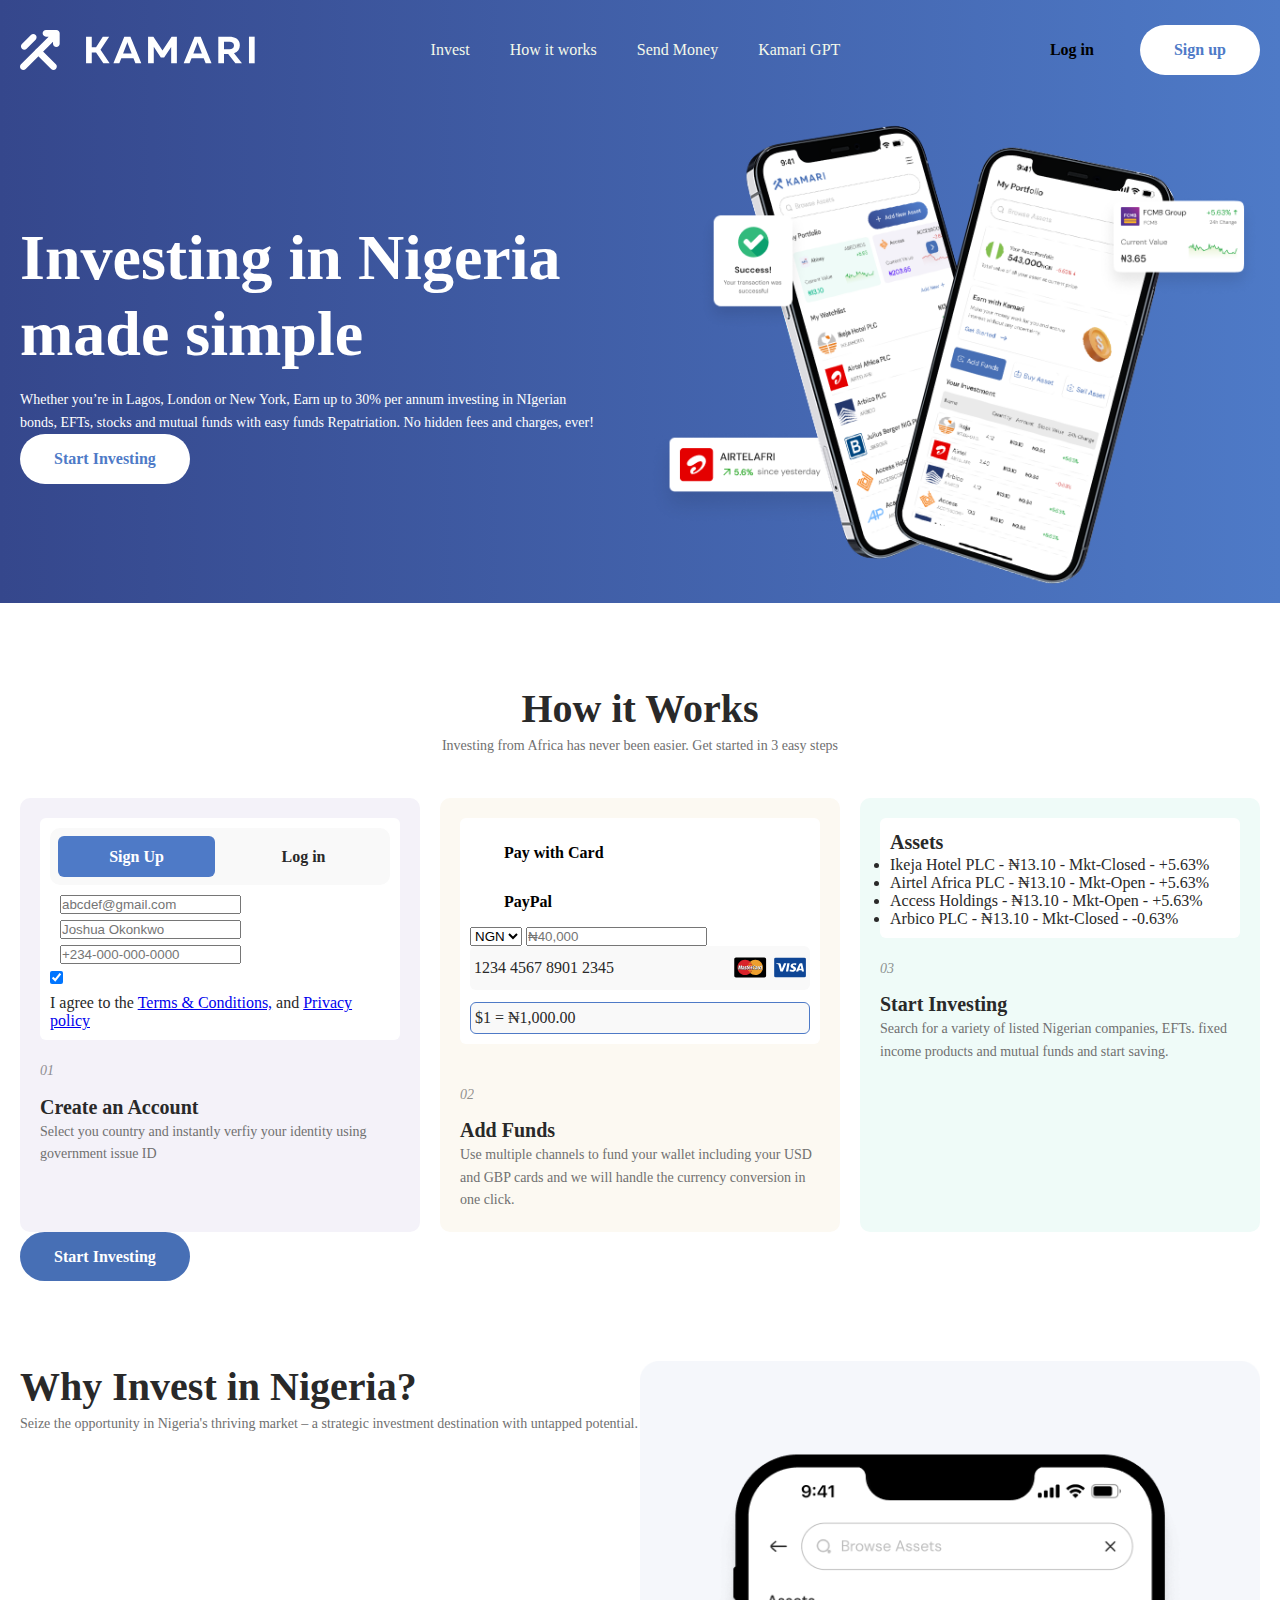
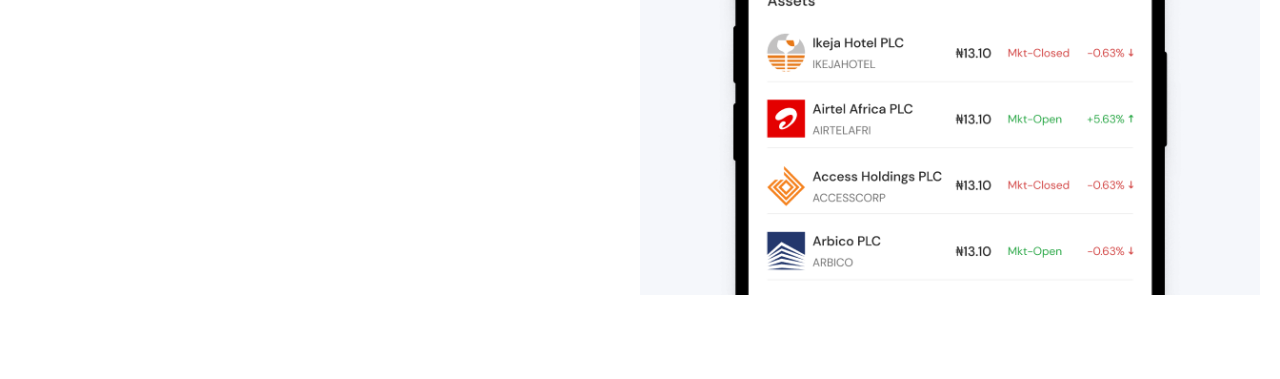
<file: index.html>
<!DOCTYPE html>
<html lang="en">
  <head>
    <meta charset="UTF-8" />
    <meta name="viewport" content="width=device-width, initial-scale=1.0" />
    <title>Kamari</title>
    <link rel="stylesheet" href="style.css" />
  </head>
  <body>
    <!-- banner -->
    <header>
      <section class="header_content">
        <div class="container">
          <nav class="navbar">
            <img src="assets/logo_top.svg" alt="kamari" />
            <ul class="navbar_links">
              <li><a href="#">Invest</a></li>
              <li><a href="#">How it works</a></li>
              <li><a href="#">Send Money</a></li>
              <li><a href="#">Kamari GPT</a></li>
            </ul>
            <div class="navbar_actions">
              <button class="ghost">Log in</button>
              <button class="neutral">Sign up</button>
            </div>
          </nav>
          <div class="content_bottom">
            <div class="bottomleft">
              <h1>
                Investing in Nigeria <br />
                made simple
              </h1>
              <p>
                Whether you’re in Lagos, London or New York, Earn up to 30% per
                annum investing in NIgerian bonds, EFTs, stocks and mutual funds
                with easy funds Repatriation. No hidden fees and charges, ever!
              </p>
              <button class="neutral">Start Investing</button>
            </div>
            <div class="bottomright">
              <img src="assets/phones.png" alt="" />
            </div>
          </div>
        </div>
      </section>
    </header>

    <!-- How it works -->
    <div class="container">
      <div class="work">
        <div class="work_header">
          <h2>How it Works</h2>
          <p>
            Investing from Africa has never been easier. Get started in 3 easy
            steps
          </p>
        </div>
        <div class="work_body">
          <div class="work_account">
            <div class="work_input">
              <div class="workbtns">
                <button class="btn" id="sign-up">Sign Up</button>
                <button class="btns" id="log-in">Log in</button>
              </div>
              <div class="input_group">
                <i></i><input type="email" placeholder="abcdef@gmail.com" />
              </div>
              <div class="input_group">
                <i></i><input type="text" placeholder="Joshua Okonkwo" />
              </div>
              <div class="input_group">
                <i></i><input type="tel" placeholder="+234-000-000-0000" />
              </div>
              <div class="checkbox">
                <label>
                  <input type="checkbox" checked />
                </label>
              </div>
              I agree to the <a href="#">Terms & Conditions,</a> and
              <a href="#">Privacy policy</a>
            </div>
            <div class="work_details">
              <h5>01</h5>
              <h3>Create an Account</h3>
              <p>
                Select you country and instantly verfiy your identity using
                government issue ID
              </p>
            </div>
          </div>
          <div class="work_fund">
            <div class="work_input">
              <div class="cardbtn">
                <button class="btn" id="pay-with-card">Pay with Card</button>
                <button class="btn" id="paypal">PayPal</button>
              </div>
              <select>
                <option value="NGN">NGN</option>
              </select>
              <input type="text" placeholder="₦40,000" />

              <div class="card-number">
                1234 4567 8901 2345 <img src="assets/cards.svg" alt="" />
              </div>
              <div class="exchange-box">
                <span> $1 = ₦1,000.00</span>
              </div>
            </div>
            <div class="work_details">
              <h5>02</h5>
              <h3>Add Funds</h3>
              <p>
                Use multiple channels to fund your wallet including your USD and
                GBP cards and we will handle the currency conversion in one
                click.
              </p>
            </div>
          </div>
          <div class="work_investing">
            <div class="work_input">
              <h3>Assets</h3>
              <ul>
                <li>Ikeja Hotel PLC - ₦13.10 - Mkt-Closed - +5.63%</li>
                <li>Airtel Africa PLC - ₦13.10 - Mkt-Open - +5.63%</li>
                <li>Access Holdings - ₦13.10 - Mkt-Open - +5.63%</li>
                <li>Arbico PLC - ₦13.10 - Mkt-Closed - -0.63%</li>
              </ul>
            </div>
            <div class="work_details">
              <h5>03</h5>
              <h3>Start Investing</h3>
              <p>
                Search for a variety of listed Nigerian companies, EFTs. fixed
                income products and mutual funds and start saving.
              </p>
            </div>
          </div>
        </div>
        <button class="primary">Start Investing</button>
      </div>
    </div>

    <!-- Invest Nigeria  -->
    <div class="container">
      <div class="invest">
        <div class="invest_left">
          <h2>Why Invest in Nigeria?</h2>
          <p>
            Seize the opportunity in Nigeria's thriving market – a strategic
            investment destination with untapped potential.
          </p>
        </div>
        <div class="invest_right">
          <img src="assets/phone_assets.png" alt="" />
        </div>
      </div>
    </div>

    <!-- Build portfolio -->
    <div class="container"></div>
  </body>
</html>
</file>
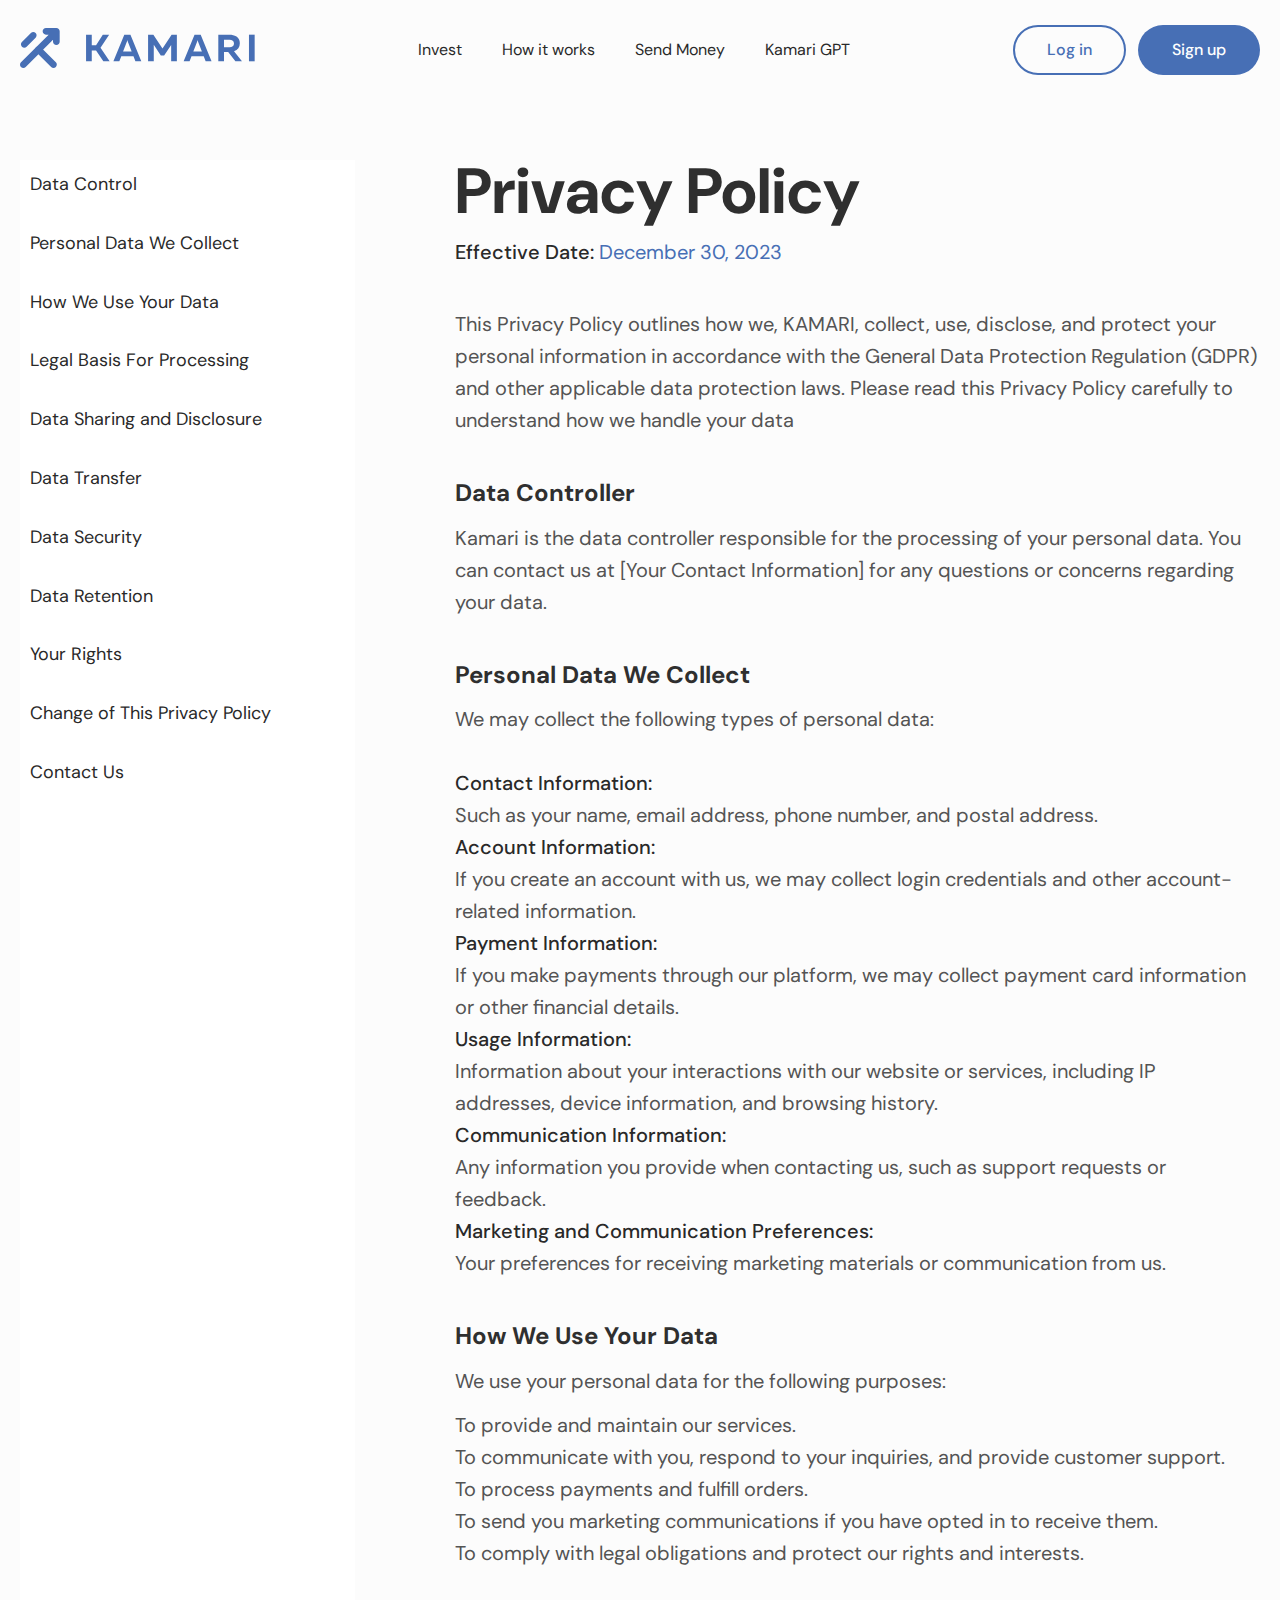
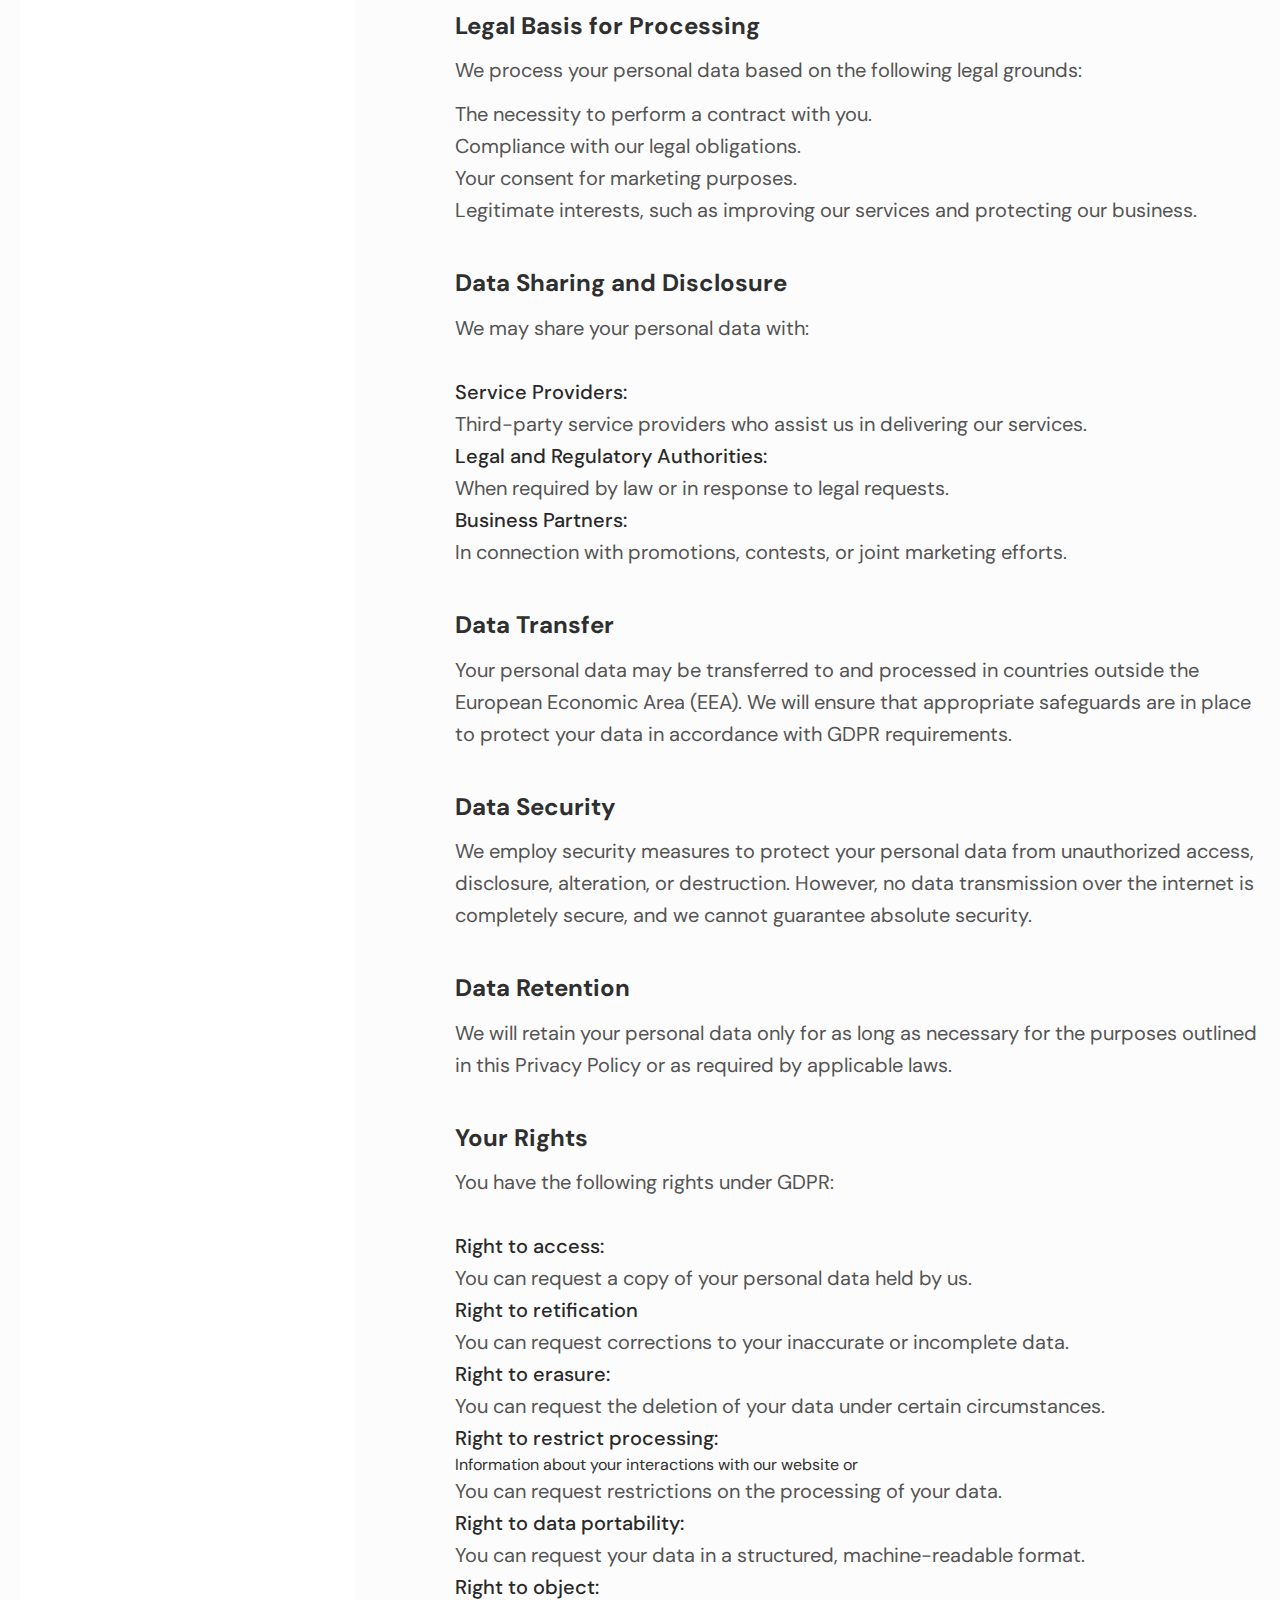
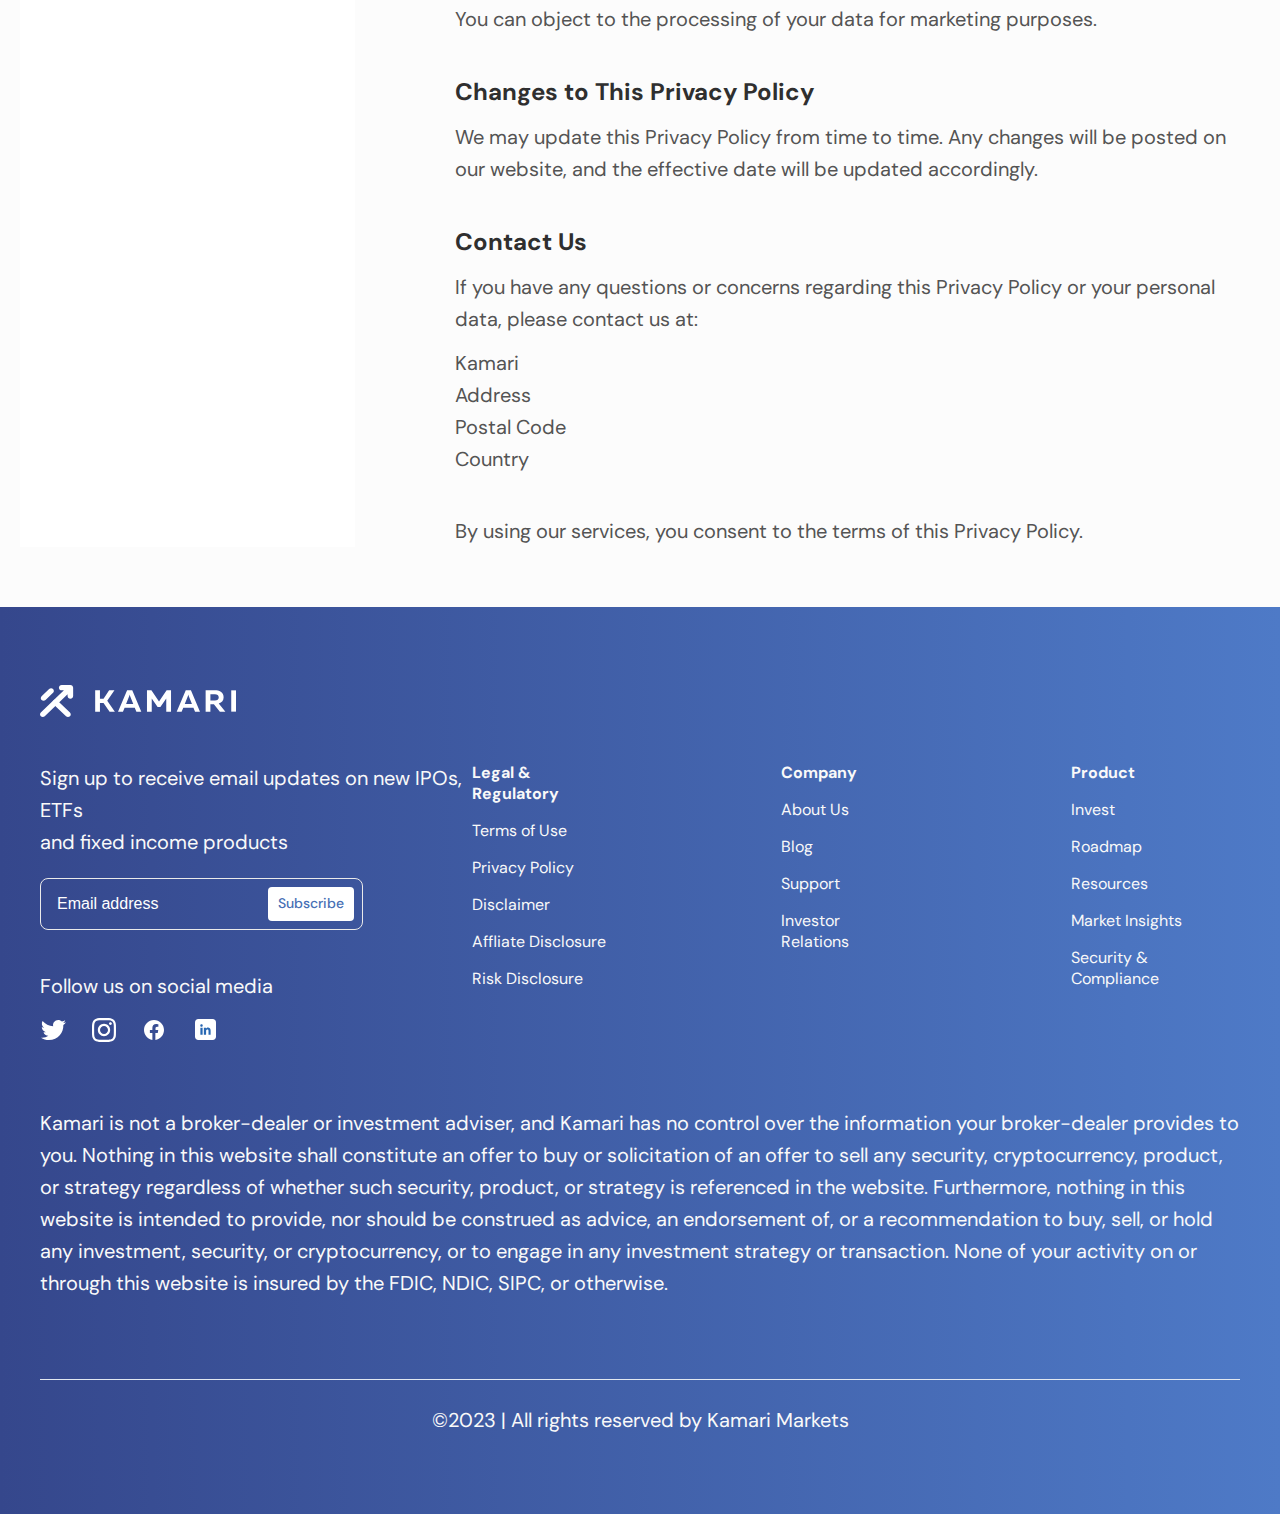
<file: privacy.html>
<!DOCTYPE html>
<html lang="en">
  <head>
    <meta charset="UTF-8" />
    <meta name="viewport" content="width=device-width, initial-scale=1.0" />
    <link rel="preconnect" href="https://fonts.googleapis.com" />
    <link rel="preconnect" href="https://fonts.gstatic.com" crossorigin />
    <link
      href="https://fonts.googleapis.com/css2?family=DM+Sans:ital,opsz,wght@0,9..40,100..1000;1,9..40,100..1000&display=swap"
      rel="stylesheet"
    />
    <title>Kamari</title>
    <link rel="stylesheet" href="privacy.css" />
  </head>
  <body>
    <!-- banner -->
    <header>
      <section class="header_content">
        <div class="container">
          <nav class="navbar">
            <a href="index.html"
              ><img src="assets/logo_other.svg" alt="Kamari"
            /></a>
            <ul class="navbar_links">
              <li><a href="#">Invest</a></li>
              <li><a href="#">How it works</a></li>
              <li><a href="#">Send Money</a></li>
              <li><a href="#">Kamari GPT</a></li>
            </ul>
            <div class="navbar_actions">
              <button class="outline">Log in</button>
              <button class="neutral">Sign up</button>
            </div>
            <div class="burger">
              <div class="bar"></div>
              <div class="bar"></div>
              <div class="bar"></div>
            </div>
          </nav>

          <div class="navlinks">
            <ul>
              <li><a href="#">Invest</a></li>
              <li><a href="#">How it works</a></li>
              <li><a href="#">Send Money</a></li>
              <li><a href="#">Kamari GPT</a></li>
            </ul>
            <div class="navlinks_btns">
              <button class="outline">Log in</button>
              <button class="neutral">Sign up</button>
            </div>
          </div>
        </div>
      </section>
    </header>

    <!-- Main -->
    <main>
      <div class="container">
        <div class="content">
          <div class="left_content">
            <ul class="link">
              <li><a href="#data_control">Data Control</a></li>
              <li>
                <a href="#personal_data_we_collect">Personal Data We Collect</a>
              </li>
              <li><a href="#how_we_use_your_data">How We Use Your Data</a></li>
              <li>
                <a href="#legal_basis_for_processing"
                  >Legal Basis For Processing</a
                >
              </li>
              <li>
                <a href="#data_sharing_and_disclosure"
                  >Data Sharing and Disclosure</a
                >
              </li>
              <li><a href="#data_transfer">Data Transfer</a></li>
              <li><a href="#data_security">Data Security</a></li>
              <li><a href="#data_retention">Data Retention</a></li>
              <li><a href="#your_rights">Your Rights</a></li>
              <li>
                <a href="#change_of_this_privacy_policy"
                  >Change of This Privacy Policy</a
                >
              </li>
              <li><a href="#contact_us">Contact Us</a></li>
            </ul>
          </div>
          <div class="right_content">
            <div class="privacy">
              <h1>Privacy Policy</h1>
              <h3>
                Effective Date:
                <span style="color: #476fb5">December 30, 2023</span>
              </h3>
            </div>
            <div class="privacy_cont">
              <p>
                This Privacy Policy outlines how we, KAMARI, collect, use,
                disclose, and protect your personal information in accordance
                with the General Data Protection Regulation (GDPR) and other
                applicable data protection laws. Please read this Privacy Policy
                carefully to understand how we handle your data
              </p>
            </div>
            <section id="data_control">
              <h2>Data Controller</h2>
              <p>
                Kamari is the data controller responsible for the processing of
                your personal data. You can contact us at [Your Contact
                Information] for any questions or concerns regarding your data.
              </p>
            </section>
            <section id="personal_data_we_collect">
              <h2>Personal Data We Collect</h2>
              <p>We may collect the following types of personal data:</p>
              <div>
                <h3>Contact Information:</h3>
                <p>
                  Such as your name, email address, phone number, and postal
                  address.
                </p>
                <h3>Account Information:</h3>
                <p>
                  If you create an account with us, we may collect login
                  credentials and other account-related information.
                </p>
                <h3>Payment Information:</h3>
                <p>
                  If you make payments through our platform, we may collect
                  payment card information or other financial details.
                </p>
                <h3>Usage Information:</h3>
                <p>
                  Information about your interactions with our website or
                  services, including IP addresses, device information, and
                  browsing history.
                </p>
                <h3>Communication Information:</h3>
                <p>
                  Any information you provide when contacting us, such as
                  support requests or feedback.
                </p>
                <h3>Marketing and Communication Preferences:</h3>
                <p>
                  Your preferences for receiving marketing materials or
                  communication from us.
                </p>
              </div>
            </section>
            <section id="how_we_use_your_data">
              <h2>How We Use Your Data</h2>
              <p>We use your personal data for the following purposes:</p>
              <ol>
                <li>To provide and maintain our services.</li>
                <li>
                  To communicate with you, respond to your inquiries, and
                  provide customer support.
                </li>
                <li>To process payments and fulfill orders.</li>
                <li>
                  To send you marketing communications if you have opted in to
                  receive them.
                </li>
                <li>
                  To comply with legal obligations and protect our rights and
                  interests.
                </li>
              </ol>
            </section>
            <section id="legal_basis_for_processing">
              <h2>Legal Basis for Processing</h2>
              <p>
                We process your personal data based on the following legal
                grounds:
              </p>
              <ol>
                <li>The necessity to perform a contract with you.</li>
                <li>Compliance with our legal obligations.</li>
                <li>Your consent for marketing purposes.</li>
                <li>
                  Legitimate interests, such as improving our services and
                  protecting our business.
                </li>
              </ol>
            </section>
            <section id="data_sharing_and_disclosure">
              <h2>Data Sharing and Disclosure</h2>
              <p>We may share your personal data with:</p>
              <div>
                <h3>Service Providers:</h3>
                <p>
                  Third-party service providers who assist us in delivering our
                  services.
                </p>
                <h3>Legal and Regulatory Authorities:</h3>
                <p>When required by law or in response to legal requests.</p>
                <h3>Business Partners:</h3>
                <p>
                  In connection with promotions, contests, or joint marketing
                  efforts.
                </p>
              </div>
            </section>
            <section id="data_transfer">
              <h2>Data Transfer</h2>
              <p>
                Your personal data may be transferred to and processed in
                countries outside the European Economic Area (EEA). We will
                ensure that appropriate safeguards are in place to protect your
                data in accordance with GDPR requirements.
              </p>
            </section>
            <section id="data_security">
              <h2>Data Security</h2>
              <p>
                We employ security measures to protect your personal data from
                unauthorized access, disclosure, alteration, or destruction.
                However, no data transmission over the internet is completely
                secure, and we cannot guarantee absolute security.
              </p>
            </section>
            <section id="data_retention">
              <h2>Data Retention</h2>
              <p>
                We will retain your personal data only for as long as necessary
                for the purposes outlined in this Privacy Policy or as required
                by applicable laws.
              </p>
            </section>
            <section id="your_rights">
              <h2>Your Rights</h2>
              <p>You have the following rights under GDPR:</p>
              <div>
                <h3>Right to access:</h3>
                <p>You can request a copy of your personal data held by us.</p>
                <h3>Right to retification</h3>
                <p>
                  You can request corrections to your inaccurate or incomplete
                  data.
                </p>
                <h3>Right to erasure:</h3>
                <p>
                  You can request the deletion of your data under certain
                  circumstances.
                </p>
                <h3>Right to restrict processing:</h3>
                Information about your interactions with our website or
                <p>
                  You can request restrictions on the processing of your data.
                </p>
                <h3>Right to data portability:</h3>
                <p>
                  You can request your data in a structured, machine-readable
                  format.
                </p>
                <h3>Right to object:</h3>
                <p>
                  You can object to the processing of your data for marketing
                  purposes.
                </p>
              </div>
            </section>
            <section id="change_of_this_privacy_policy">
              <h2>Changes to This Privacy Policy</h2>
              <p>
                We may update this Privacy Policy from time to time. Any changes
                will be posted on our website, and the effective date will be
                updated accordingly.
              </p>
            </section>
            <section id="contact_us">
              <h2>Contact Us</h2>
              <p>
                If you have any questions or concerns regarding this Privacy
                Policy or your personal data, please contact us at:
              </p>
              <ol>
                <li>Kamari</li>
                <li>Address</li>
                <li>Postal Code</li>
                <li>Country</li>
              </ol>
            </section>
            <div class="last_content">
              <p>
                By using our services, you consent to the terms of this Privacy
                Policy.
              </p>
            </div>
          </div>
        </div>
      </div>
    </main>

    <!-- footer -->
    <footer id="footer">
      <section class="footcontainer">
        <div class="footercontent">
          <div class="logo_bottom">
            <a href="index.html"><img src="assets/logo_bottom.svg" alt="" /></a>
          </div>
          <div class="footer_top">
            <div class="footer_left">
              <p>
                Sign up to receive email updates on new IPOs, ETFs <br />and
                fixed income products
              </p>
              <div class="footmail">
                <div class="footsearch">
                  <input
                    type="text"
                    id="dentist_search"
                    placeholder="Email address"
                  />
                  <button class="primarysecondary">Subscribe</button>
                </div>
              </div>
              <div class="social">
                <p>Follow us on social media</p>
                <img src="assets/in.svg" alt="" />
              </div>
            </div>
            <div class="footer_right">
              <div class="foot_details">
                <h4>Legal & Regulatory</h4>
                <ul>
                  <li><a href="terms.html">Terms of Use</a></li>
                  <li><a href="privacy.html">Privacy Policy</a></li>
                  <li><a href="#">Disclaimer</a></li>
                  <li><a href="#">Affliate Disclosure</a></li>
                  <li><a href="#">Risk Disclosure</a></li>
                </ul>
              </div>
              <div class="foot_details">
                <h4>Company</h4>
                <ul>
                  <li><a href="#">About Us</a></li>
                  <li><a href="#">Blog</a></li>
                  <li><a href="#">Support</a></li>
                  <li><a href="#">Investor Relations</a></li>
                </ul>
              </div>
              <div class="foot_details">
                <h4>Product</h4>
                <ul>
                  <li><a href="#">Invest</a></li>
                  <li><a href="#">Roadmap</a></li>
                  <li><a href="#">Resources</a></li>
                  <li><a href="#">Market Insights</a></li>
                  <li><a href="#">Security & Compliance</a></li>
                </ul>
              </div>
            </div>
          </div>
          <div class="footdiv">
            <p>
              Kamari is not a broker-dealer or investment adviser, and Kamari
              has no control over the information your broker-dealer provides to
              you. Nothing in this website shall constitute an offer to buy or
              solicitation of an offer to sell any security, cryptocurrency,
              product, or strategy regardless of whether such security, product,
              or strategy is referenced in the website. Furthermore, nothing in
              this website is intended to provide, nor should be construed as
              advice, an endorsement of, or a recommendation to buy, sell, or
              hold any investment, security, or cryptocurrency, or to engage in
              any investment strategy or transaction. None of your activity on
              or through this website is insured by the FDIC, NDIC, SIPC, or
              otherwise.
            </p>
          </div>
          <div class="footer_line"></div>
          <div class="footer_bottom">
            <p>©2023 | All rights reserved by Kamari Markets</p>
          </div>
        </div>
      </section>
    </footer>

    <script src="script.js"></script>
  </body>
</html>
</file>
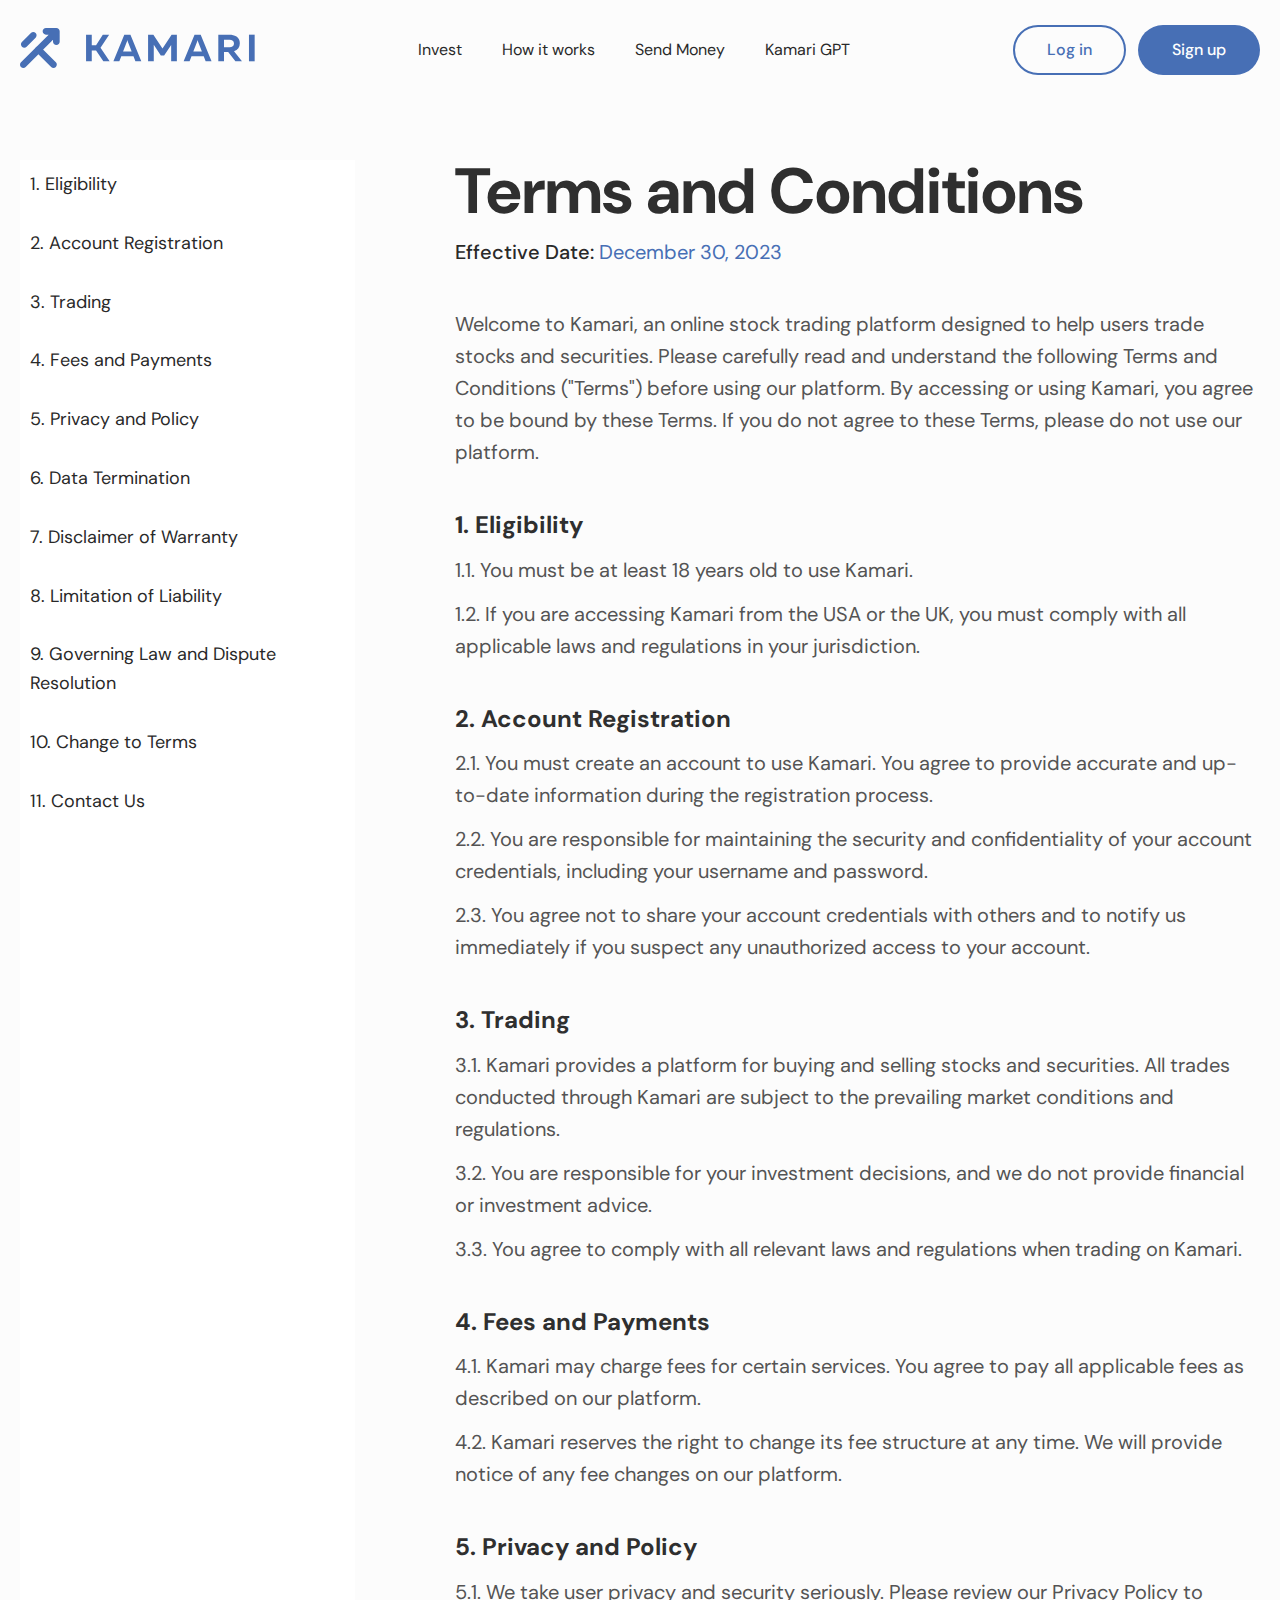
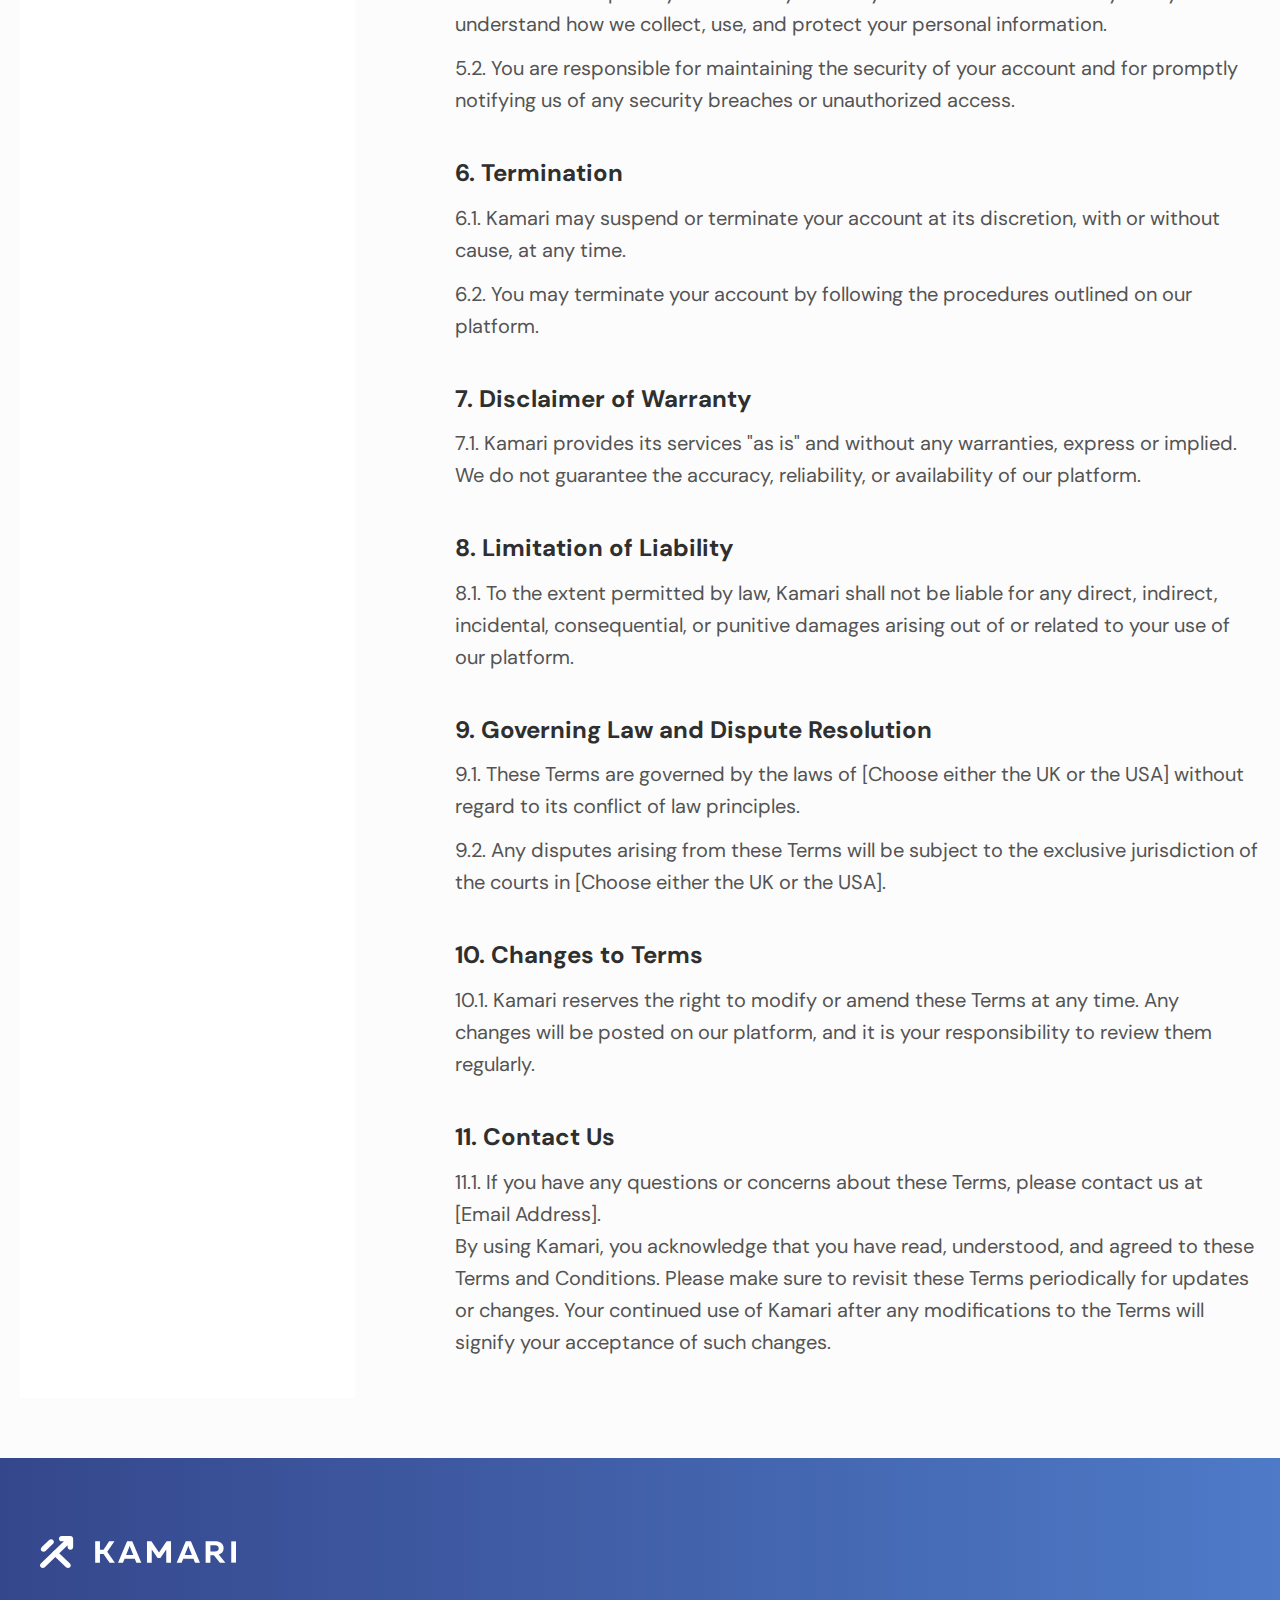
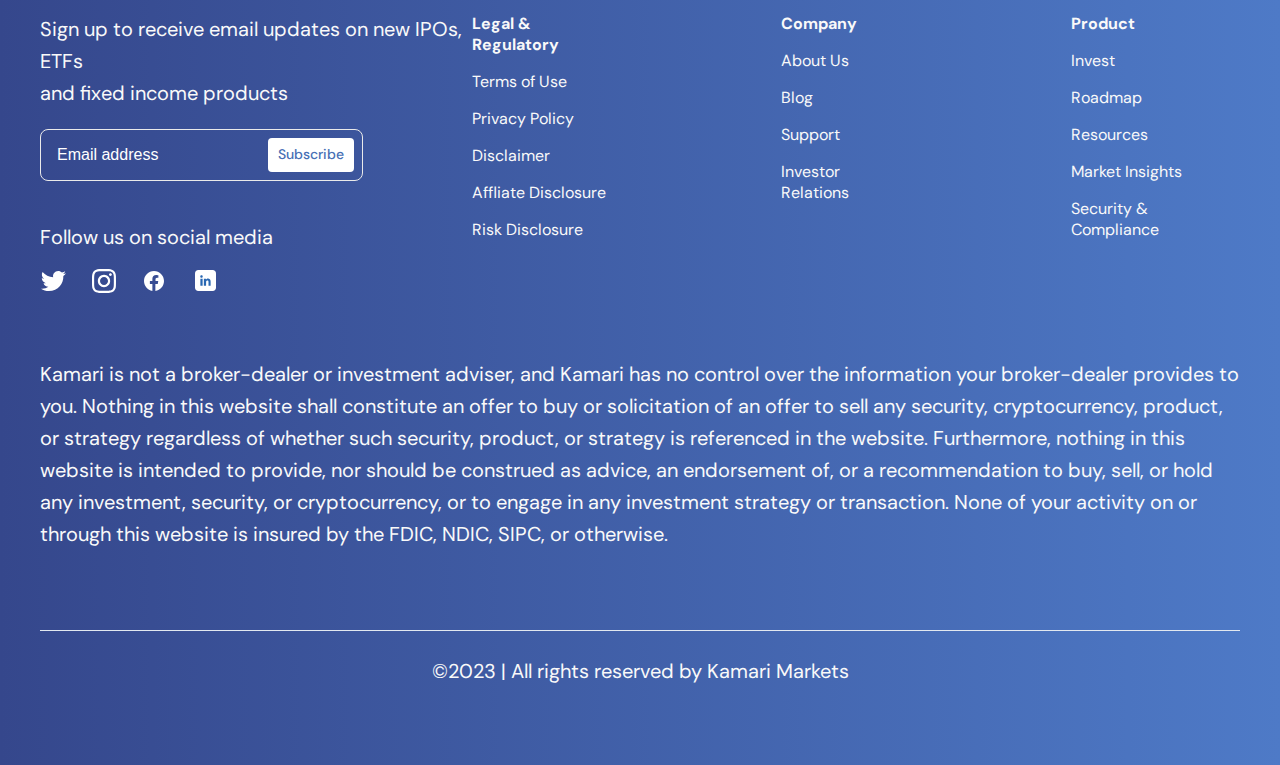
<file: terms.html>
<!DOCTYPE html>
<html lang="en">
  <head>
    <meta charset="UTF-8" />
    <meta name="viewport" content="width=device-width, initial-scale=1.0" />
    <link rel="preconnect" href="https://fonts.googleapis.com" />
    <link rel="preconnect" href="https://fonts.gstatic.com" crossorigin />
    <link
      href="https://fonts.googleapis.com/css2?family=DM+Sans:ital,opsz,wght@0,9..40,100..1000;1,9..40,100..1000&display=swap"
      rel="stylesheet"
    />
    <title>Kamari</title>
    <link rel="stylesheet" href="privacy.css" />
  </head>
  <body>
    <!-- banner -->
    <header>
      <section class="header_content">
        <div class="container">
          <nav class="navbar">
            <a href="index.html"
              ><img src="assets/logo_other.svg" alt="Kamari"
            /></a>
            <ul class="navbar_links">
              <li><a href="#">Invest</a></li>
              <li><a href="#">How it works</a></li>
              <li><a href="#">Send Money</a></li>
              <li><a href="#">Kamari GPT</a></li>
            </ul>
            <div class="navbar_actions">
              <button class="outline">Log in</button>
              <button class="neutral">Sign up</button>
            </div>
            <div class="burger">
              <div class="bar"></div>
              <div class="bar"></div>
              <div class="bar"></div>
            </div>
          </nav>

          <div class="navlinks">
            <ul>
              <li><a href="#">Invest</a></li>
              <li><a href="#">How it works</a></li>
              <li><a href="#">Send Money</a></li>
              <li><a href="#">Kamari GPT</a></li>
            </ul>
            <div class="navlinks_btns">
              <button class="outline">Log in</button>
              <button class="neutral">Sign up</button>
            </div>
          </div>
        </div>
      </section>
    </header>

    <!-- Main -->
    <main>
      <div class="container">
        <div class="content">
          <div class="left_content">
            <ul class="link">
              <li><a href="#data_control">1. Eligibility</a></li>
              <li>
                <a href="#personal_data_we_collect">2. Account Registration</a>
              </li>
              <li><a href="#how_we_use_your_data">3. Trading</a></li>
              <li>
                <a href="#legal_basis_for_processing">4. Fees and Payments</a>
              </li>
              <li>
                <a href="#data_sharing_and_disclosure">5. Privacy and Policy</a>
              </li>
              <li><a href="#data_transfer">6. Data Termination</a></li>
              <li>
                <a href="#data_security">7. Disclaimer of Warranty</a>
              </li>
              <li>
                <a href="#data_retention">8. Limitation of Liability</a>
              </li>
              <li>
                <a href="#your_rights"
                  >9. Governing Law and Dispute Resolution</a
                >
              </li>
              <li>
                <a href="#change_of_this_privacy_policy">10. Change to Terms</a>
              </li>
              <li><a href="#contact_us">11. Contact Us</a></li>
            </ul>
          </div>
          <div class="right_content">
            <div class="privacy">
              <h1>Terms and Conditions</h1>
              <h3>
                Effective Date:
                <span style="color: #476fb5">December 30, 2023</span>
              </h3>
            </div>
            <div class="privacy_cont">
              <p>
                Welcome to Kamari, an online stock trading platform designed to
                help users trade stocks and securities. Please carefully read
                and understand the following Terms and Conditions ("Terms")
                before using our platform. By accessing or using Kamari, you
                agree to be bound by these Terms. If you do not agree to these
                Terms, please do not use our platform.
              </p>
            </div>
            <section id="data_control">
              <h2>1. Eligibility</h2>
              <p>1.1. You must be at least 18 years old to use Kamari.</p>
              <p>
                1.2. If you are accessing Kamari from the USA or the UK, you
                must comply with all applicable laws and regulations in your
                jurisdiction.
              </p>
            </section>
            <section id="personal_data_we_collect">
              <h2>2. Account Registration</h2>
              <p>
                2.1. You must create an account to use Kamari. You agree to
                provide accurate and up-to-date information during the
                registration process.
              </p>
              <p>
                2.2. You are responsible for maintaining the security and
                confidentiality of your account credentials, including your
                username and password.
              </p>
              <p>
                2.3. You agree not to share your account credentials with others
                and to notify us immediately if you suspect any unauthorized
                access to your account.
              </p>
            </section>
            <section id="how_we_use_your_data">
              <h2>3. Trading</h2>
              <p>
                3.1. Kamari provides a platform for buying and selling stocks
                and securities. All trades conducted through Kamari are subject
                to the prevailing market conditions and regulations.
              </p>
              <p>
                3.2. You are responsible for your investment decisions, and we
                do not provide financial or investment advice.
              </p>
              <p>
                3.3. You agree to comply with all relevant laws and regulations
                when trading on Kamari.
              </p>
            </section>
            <section id="legal_basis_for_processing">
              <h2>4. Fees and Payments</h2>
              <p>
                4.1. Kamari may charge fees for certain services. You agree to
                pay all applicable fees as described on our platform.
              </p>
              <p>
                4.2. Kamari reserves the right to change its fee structure at
                any time. We will provide notice of any fee changes on our
                platform.
              </p>
            </section>
            <section id="data_sharing_and_disclosure">
              <h2>5. Privacy and Policy</h2>
              <p>
                5.1. We take user privacy and security seriously. Please review
                our Privacy Policy to understand how we collect, use, and
                protect your personal information.
              </p>
              <p>
                5.2. You are responsible for maintaining the security of your
                account and for promptly notifying us of any security breaches
                or unauthorized access.
              </p>
            </section>
            <section id="data_transfer">
              <h2>6. Termination</h2>
              <p>
                6.1. Kamari may suspend or terminate your account at its
                discretion, with or without cause, at any time.
              </p>
              <p>
                6.2. You may terminate your account by following the procedures
                outlined on our platform.
              </p>
            </section>
            <section id="data_security">
              <h2>7. Disclaimer of Warranty</h2>
              <p>
                7.1. Kamari provides its services "as is" and without any
                warranties, express or implied. We do not guarantee the
                accuracy, reliability, or availability of our platform.
              </p>
            </section>
            <section id="data_retention">
              <h2>8. Limitation of Liability</h2>
              <p>
                8.1. To the extent permitted by law, Kamari shall not be liable
                for any direct, indirect, incidental, consequential, or punitive
                damages arising out of or related to your use of our platform.
              </p>
            </section>
            <section id="your_rights">
              <h2>9. Governing Law and Dispute Resolution</h2>
              <p>
                9.1. These Terms are governed by the laws of [Choose either the
                UK or the USA] without regard to its conflict of law principles.
              </p>
              <p>
                9.2. Any disputes arising from these Terms will be subject to
                the exclusive jurisdiction of the courts in [Choose either the
                UK or the USA].
              </p>
            </section>
            <section id="change_of_this_privacy_policy">
              <h2>10. Changes to Terms</h2>
              <p>
                10.1. Kamari reserves the right to modify or amend these Terms
                at any time. Any changes will be posted on our platform, and it
                is your responsibility to review them regularly.
              </p>
            </section>
            <section id="contact_us">
              <h2>11. Contact Us</h2>
              <p>
                11.1. If you have any questions or concerns about these Terms,
                please contact us at [Email Address]. <br />By using Kamari, you
                acknowledge that you have read, understood, and agreed to these
                Terms and Conditions. Please make sure to revisit these Terms
                periodically for updates or changes. Your continued use of
                Kamari after any modifications to the Terms will signify your
                acceptance of such changes.
              </p>
            </section>
          </div>
        </div>
      </div>
    </main>

    <!-- footer -->
    <footer id="footer">
      <section class="footcontainer">
        <div class="footercontent">
          <div class="logo_bottom">
            <a href="index.html"><img src="assets/logo_bottom.svg" alt="" /></a>
          </div>
          <div class="footer_top">
            <div class="footer_left">
              <p>
                Sign up to receive email updates on new IPOs, ETFs <br />and
                fixed income products
              </p>
              <div class="footmail">
                <div class="footsearch">
                  <input
                    type="text"
                    id="dentist_search"
                    placeholder="Email address"
                  />
                  <button class="primarysecondary">Subscribe</button>
                </div>
              </div>
              <div class="social">
                <p>Follow us on social media</p>
                <img src="assets/in.svg" alt="" />
              </div>
            </div>
            <div class="footer_right">
              <div class="foot_details">
                <h4>Legal & Regulatory</h4>
                <ul>
                  <li><a href="terms.html">Terms of Use</a></li>
                  <li><a href="privacy.html">Privacy Policy</a></li>
                  <li><a href="#">Disclaimer</a></li>
                  <li><a href="#">Affliate Disclosure</a></li>
                  <li><a href="#">Risk Disclosure</a></li>
                </ul>
              </div>
              <div class="foot_details">
                <h4>Company</h4>
                <ul>
                  <li><a href="#">About Us</a></li>
                  <li><a href="#">Blog</a></li>
                  <li><a href="#">Support</a></li>
                  <li><a href="#">Investor Relations</a></li>
                </ul>
              </div>
              <div class="foot_details">
                <h4>Product</h4>
                <ul>
                  <li><a href="#">Invest</a></li>
                  <li><a href="#">Roadmap</a></li>
                  <li><a href="#">Resources</a></li>
                  <li><a href="#">Market Insights</a></li>
                  <li><a href="#">Security & Compliance</a></li>
                </ul>
              </div>
            </div>
          </div>
          <div class="footdiv">
            <p>
              Kamari is not a broker-dealer or investment adviser, and Kamari
              has no control over the information your broker-dealer provides to
              you. Nothing in this website shall constitute an offer to buy or
              solicitation of an offer to sell any security, cryptocurrency,
              product, or strategy regardless of whether such security, product,
              or strategy is referenced in the website. Furthermore, nothing in
              this website is intended to provide, nor should be construed as
              advice, an endorsement of, or a recommendation to buy, sell, or
              hold any investment, security, or cryptocurrency, or to engage in
              any investment strategy or transaction. None of your activity on
              or through this website is insured by the FDIC, NDIC, SIPC, or
              otherwise.
            </p>
          </div>
          <div class="footer_line"></div>
          <div class="footer_bottom">
            <p>©2023 | All rights reserved by Kamari Markets</p>
          </div>
        </div>
      </section>
    </footer>

    <script src="script.js"></script>
  </body>
</html>
</file>
<file: style.css>
* {
  margin: 0;
  padding: 0;
  box-sizing: border-box;
  scroll-behavior: smooth;
  scroll-padding-top: 50px;
}

:root {
  --pry-clr: linear-gradient(to right, #35478c, #4e7ac7);
  --blue-clr: #4e7ac7;
  --btn-clr: #476fb5;
  --accent-clr: #f4f9ea;
  --grey-clr: #f9f9f9;
  --base-clr: #292929;
  --base-clr-alt: #707070;
  --radius-bg: 50px;
}

.container {
  max-width: 1440px;
  margin-inline: auto;
  padding-inline: 20px;
  align-items: center;
  margin-bottom: 80px;
}

/* img {
  max-width: 100%;
} */

body {
  font-family: "DM Sans", serif;
  color: var(--base-clr);
  max-width: 100vw;
  overflow-x: hidden;
}

h1 {
  font-weight: 700;
  font-size: 64px;
  line-height: 120%;
  color: #ffffff;
}
h2 {
  font-weight: 700;
  font-size: 40px;
  line-height: 130%;
  color: var(--base-clr);
}
h3 {
  font-weight: 700;
  font-size: 20px;
  line-height: 140%;
  color: var(--base-clr);
}
h4 {
  font-weight: 500;
  font-size: 20px;
  line-height: 160%;
  color: var(--base-clr);
}
h5 {
  font-weight: 500;
  font-size: 14px;
  line-height: 160%;
  font-style: italic;
}
p {
  font-weight: 400;
  font-size: 14px;
  line-height: 160%;
  color: var(--base-clr-alt);
}

button {
  border-radius: 50px;
  padding: 10px 32px;
  font-family: inherit;
  font-weight: 700;
  font-size: 16px;
  line-height: 160%;
  background: transparent;
  border: 2px solid transparent;
  display: flex;
  align-items: center;
  gap: 8px;
  cursor: pointer;
}

button.outline {
  border-color: white;
  color: white;
}
button.neutral {
  color: #4e7ac7;
  background-color: white;
}
button.primary {
  color: #ffffff;
  background-color: var(--btn-clr);
}

button.primarysecondary {
  color: var(--btn-clr);
  font-size: 14px;
  font-weight: 500;
  line-height: 160%;
  justify-content: center;
  background-color: #ffffff;
  border-color: transparent;
  width: 90px;
  border-radius: 4px;
  padding: 10px 8px;
  gap: 10px;
}

.header_content {
  background: var(--pry-clr);
}
.content_top {
  display: flex;
  justify-content: space-between;
  margin-bottom: 27px;
}
.content_bottom {
  justify-content: space-between;
  align-items: center;
  display: flex;
  gap: 45px;
}

.navbar {
  display: flex;
  justify-content: space-between;
  align-items: center;
  height: 100px;
  position: relative;
}

.navbar_links {
  text-align: center;
  display: flex;
  position: relative;
  list-style: none;
  gap: 40px;
}

.navbar_links li {
  margin: 0;
}

.navbar_links a {
  color: var(--accent-clr);
  font-weight: 400;
  font-size: 16px;
  line-height: 1.4;
  transition: color 0.3s;
  text-decoration: none;
}

.navbar_actions {
  display: flex;
  position: relative;
  gap: 12px;
}

.burger {
  width: 36px;
  height: 32px;
  border: 1px solid var(--accent-clr);
  display: none;
  flex-direction: column;
  align-items: center;
  justify-content: center;
  border-radius: 4px;
  gap: 6px;
  cursor: pointer;
  transition: 0.2s;
}

.burger:hover {
  background: var(--base-clr);
}

.burger:hover .bar {
  background: white;
}

.burger .bar {
  width: 80%;
  height: 2px;
  background: var(--accent-clr);
  border-radius: 6px;
}

.navlinks {
  background: white;
  border: 1px solid var(--accent-clr);
  width: 300px;
  box-shadow: 5px 10px 10px rgba(0, 0, 0, 0.2);
  position: absolute;
  right: 20px;
  border-radius: 10px;
  transform: scale(0);
  pointer-events: none;
  transition: 0.3s;
  opacity: 0;
  transform-origin: top right;
}

.navlinks.active {
  transform: scale(1);
  pointer-events: all;
  opacity: 1;
}

.navlinks ul {
  width: 100%;
  list-style: none;
}

.navlinks ul li a {
  display: block;
  padding: 10px;
  text-align: center;
  border-bottom: 1px solid var(--accent-clr);
  text-decoration: none;
}

.navlinks ul li a:hover {
  color: #eaeaea;
  background: linear-gradient(to right, #707070, #476fb5);
}

.navlinks ul li:last-child {
  border-bottom: none;
}

.navlinks .navlinks_btns {
  display: flex;
  justify-content: center;
  gap: 10px;
  padding: 20px;
  flex-direction: column;
}

.navlinks .navlinks_btns button:hover {
  color: black;
  background: linear-gradient(to right, #eaeaea, #4e7ac7);
}

.navlinks .navlinks_btns button {
  width: 100%;
  justify-content: center;
}

.navlinks .navlinks_btns button:first-of-type {
  background: var(--pry-clr);
  border-color: var(--pry-clr);
  color: white;
}
.navlinks .navlinks_btns button:first-of-type:hover {
  color: black;
  background: linear-gradient(to right, #4e7ac7, #eaeaea);
}

.navbar_links a:hover {
  font-weight: 600;
  text-decoration: underline;
}

.navbar_actions {
  display: flex;
  position: relative;
  gap: 12px;
}

.bottomleft {
  text-wrap: wrap;
  margin-block: 99px;
  flex-basis: 50%;
}

.bottomRight {
  flex-basis: 50%;
}

.bottomleft p {
  margin-top: 16px;
  color: #ffffff;
}
.bottomright img {
  max-width: 100%;
}
.bottom_button {
  margin-top: 40px;
}

.work_header {
  text-align: center;
  margin-bottom: 40px;
}
.work_body {
  display: flex;
  gap: 20px;
}
.workbtns {
  display: flex;
  gap: 10px;
  padding: 8px;
  border-radius: 10px;
  background: var(--grey-clr);
  margin-bottom: 10px;
}
.work_input {
  border-radius: 6px;
  background-color: white;
  padding: 10px;
}

.work_account,
.work_fund,
.work_investing {
  padding: 20px;
  border-radius: 10px;
  flex-basis: 100%;
}

.work_account {
  background-color: #f4f2f9;
  gap: 20px;
  position: relative;
  transition: left 0.5s;
}
.work_fund {
  background-color: #fcf9f2;
  display: flex;
  flex-direction: column;
  justify-content: space-between;
  gap: 20px;
  position: relative;
  transition: left 0.5s;
}
.work_investing {
  background-color: #effbf8;
  align-items: stretch;
  gap: 20px;
  position: relative;
  transition: left 0.5s;
}
.workbtn {
  display: flex;
  justify-content: center;
  margin-top: 40px;
}

.workbtns button {
  width: 100%;
  padding: 6px 10px;
  border-radius: 6px;
  background-color: var(--blue-clr);
  display: flex;
  align-items: center;
  justify-content: center;
  color: white;
}

.workbtns button:nth-child(2) {
  background-color: transparent;
  color: var(--base-clr);
}

.input_group,
.work_select {
  display: flex;
  align-items: stretch;
  gap: 10px;
  margin-bottom: 6px;
}

.input_group span,
.input_group div,
.work_select select,
.work_select div,
.card-number {
  background: var(--grey-clr);
  padding: 4px;
  border-radius: 6px;
  border: none;
  height: 44px;
}

.input_group span {
  display: flex;
  align-items: center;
  justify-content: center;
  width: 60px;
}

.input_group span img {
  height: 24px;
}

.input_group div,
.work_select div {
  width: 100%;
  display: flex;
  align-items: center;
}

.input_group div input,
.work_select div input,
.card-number div input {
  width: 100%;
  background: transparent;
  border: none;
  padding-inline: 10px;
  outline: none;
}

.checkbox {
  margin-block: 6px;
  display: flex;
  gap: 10px;
}

.checkbox p {
  font-size: 10px;
}

.work_details {
  margin-top: 20px;
}

.work_details h5 {
  margin-bottom: 10px;
  opacity: 50%;
}

.card-number {
  display: flex;
  align-items: center;
  justify-content: space-between;
}

.card-number p {
  width: 100%;
}

.exchange-box {
  height: 32px;
  display: flex;
  gap: 10px;
  align-items: center;
  border-radius: 6px;
  background: var(--grey-clr);
  padding: 4px;
  border: 1px solid var(--blue-clr);
  margin-top: 12px;
}

.assets_lists {
  margin-top: 10px;
  list-style: none;
  display: flex;
  flex-direction: column;
  gap: 10px;
}

.assets_lists li {
  display: flex;
  gap: 10px;
  align-items: center;
  background-color: var(--grey-clr);
  border-radius: 6px;
}

.assets_lists li div {
  display: grid;
  grid-template-columns: repeat(5, 1fr);
  justify-content: center;
  align-items: center;
}

.assets_lists li div .price h4 {
  font-size: 12px;
}

.assets_lists li div .mkt {
  font-size: 10px;
  text-wrap: nowrap;
  color: #28a745;
}

.assets_lists li div .mkt.closed {
  color: #d34645;
}

.assets_lists li div .stat {
  font-size: 10px;
  color: #28a745;
  line-height: 160%;
}

.assets_lists li div .statt {
  font-size: 10px;
  color: #d34645;
  line-height: 160%;
}

.assets_lists li span {
  display: flex;
  flex-direction: column;
  grid-column: 1 / 3;
}

.assets_lists li small {
  font-size: 10px;
}

.assets_lists li img {
  width: 30px;
  height: 30px;
  object-fit: contain;
}

.invest {
  display: flex;
  justify-content: space-between;
}
.invest_left {
  display: flex;
  flex-direction: column;
  text-wrap: wrap;
  flex-basis: 50%;
}
.invest_left .stats {
  display: grid;
  grid-template-columns: repeat(2, 1fr);
  grid-template-rows: repeat(2, 1fr);
}
.invest_left .stats .stat_item {
  display: flex;
  flex-direction: column;
  text-wrap: wrap;
  margin-bottom: 20px;
}

.invest_left .stats .stat_item div {
  color: #476fb5;
  font-family: "DM Sans";
  font-weight: 500;
  font-size: 32px;
  line-height: 130%;
}

.invest_left .stats .stat_item p {
  color: #292929;
  font-family: "DM Sans";
  font-weight: 400;
  font-size: 18px;
  line-height: 160%;
}

.invest_right {
  flex-basis: 50%;
}
.invest_right img {
  max-width: 100%;
}
.invest_header p {
  margin-top: 8px;
  margin-bottom: 40px;
}

.portfolio {
  background-color: #edf1f880;
}
.portdetails {
  display: flex;
  justify-content: space-between;
}

.portleft {
  position: relative;
  flex-basis: 50%;
  margin-top: 60px;
}

.portleft img {
  max-width: 100%;
}

.portsuccess {
  position: absolute;
  top: 168px;
  left: 0;
}

.portfcmb {
  position: absolute;
  bottom: 40px;
  right: 0px;
}

.portfcmb img,
.portsuccess img {
  transform: scale(0.7);
}

/* .portphone {
  margin-left: 74px;
} */

.portright {
  flex-basis: 50%;
  margin-top: 60px;
}

.portheader h2 {
  margin-bottom: 8px;
}

.portbody {
  margin-block: 40px;
}

.port_content {
  margin-bottom: 32px;
}
.port_content h3 {
  margin-bottom: 6px;
}

.safe {
  display: flex;
  flex-direction: column;
}

.safe_top {
  display: flex;
  justify-content: space-between;
  margin-bottom: 40px;
}
.safe_top h2 span {
  color: var(--btn-clr);
}
.safe_top p {
  font-size: 20px;
}

.safe_bottom {
  display: flex;
  gap: 20px;
}
.safe_cnt1 {
  background-color: #f4f2f9;
  display: flex;
  flex-direction: column;
  position: relative;
  transition: left 0.5s;
  padding: 20px;
  border-radius: 10px;
  flex-basis: 100%;
}
.safe_cnt2 {
  background-color: #fcf9f2;
  display: flex;
  flex-direction: column;
  position: relative;
  transition: left 0.5s;
  padding: 20px;
  border-radius: 10px;
  flex-basis: 100%;
}
.safe_cnt3 {
  background-color: #effbf8;
  display: flex;
  flex-direction: column;
  position: relative;
  transition: left 0.5s;
  padding: 20px;
  border-radius: 10px;
  flex-basis: 100%;
}
.safe_cnt1 h4,
.safe_cnt2 h4,
.safe_cnt3 h4 {
  margin-top: 20px;
  margin-bottom: 8px;
}

.safe_bottom .safe_cnt1 img,
.safe_bottom .safe_cnt2 img,
.safe_bottom .safe_cnt3 img {
  width: 40px;
}

.touch_top {
  display: flex;
  flex-direction: column;
  margin-bottom: 40px;
  gap: 8px;
}

.touch_bottom {
  display: flex;
  gap: 40px;
  justify-content: space-between;
}

.touch_details {
  background-color: var(--grey-clr);
  display: flex;
  flex-direction: column;
  position: relative;
  transition: left 0.5s;
  padding: 20px;
  border-radius: 10px;
  flex-basis: 100%;
}
.touch_details img {
  width: 40px;
}
.touch_details div {
  display: flex;
  flex-direction: column;
  margin-top: 20px;
  margin-bottom: 40px;
  gap: 4px;
}

footer {
  background: var(--pry-clr);
  padding: 20px;
}

footer p,
footer h4,
footer a {
  color: #f9f9f9;
}

.footcontainer {
  max-width: 1440px;
  margin-inline: auto;
  padding-inline: 20px;
  align-items: center;
}
.footercontent {
  margin-block: 58px;
}

.footer_top {
  display: flex;
}
.footer_left {
  flex-direction: column;
  flex-basis: 36%;
}

.footer_right {
  display: flex;
  flex-basis: 50%;
  justify-content: space-between;
  gap: 160px;
  flex-basis: 64%;
}

.foot_details {
  display: flex;
  flex-direction: column;
  gap: 16px;
}
.foot_details ul {
  display: flex;
  flex-direction: column;
  gap: 16px;
}

.footer_line {
  border-top: 1px solid #e2e8f0;
  width: 100%;
  margin-top: 80px;
  margin-bottom: 24px;
}

.footer_bottom {
  display: flex;
  justify-content: center;
}
.foot_details ul {
  list-style: none;
}
.foot_details ul a {
  text-decoration: none;
}

.logo_bottom img {
  margin-bottom: 40px;
}

.footmail {
  display: flex;
}

.footsearch {
  display: flex;
  background: transparent;
  border: 1px solid #eaeaea;
  border-radius: 8px;
  padding: 8px 8px 8px 16px;
  margin-top: 20px;
  margin-bottom: 40px;
}

.footmail input {
  background: transparent;
  border: transparent;
  font-size: 16px;
  font-weight: 400;
  width: 100%;
  color: white;
  outline: none;
}

.footmail input::placeholder {
  color: white;
}

.footsearch button {
  height: 34px;
}

.social p {
  margin-bottom: 14px;
}

/* lg: 1024px */
/* md: 768px */
/* sm: 500px */

@media screen and (max-width: 1000px) {
  .navbar ul,
  .navbar_actions {
    display: none;
  }

  .burger {
    display: flex;
  }
}

@media screen and (max-width: 768px) {
}

@media screen and (max-width: 500px) {
  h1 {
    font-weight: 700;
    font-size: 36px;
    line-height: 120%;
    color: #ffffff;
  }
  h2 {
    font-weight: 700;
    font-size: 22px;
    line-height: 130%;
    color: var(--base-clr);
  }
  h3 {
    font-weight: 700;
    font-size: 10px;
    line-height: 140%;
    color: var(--base-clr);
  }
  h4 {
    font-weight: 500;
    font-size: 10px;
    line-height: 160%;
    color: var(--base-clr);
  }
  h5 {
    font-weight: 500;
    font-size: 8px;
    line-height: 160%;
    font-style: italic;
  }
  p {
    font-weight: 400;
    font-size: 8px;
    line-height: 160%;
    color: var(--base-clr-alt);
  }
  .navbar {
    display: flex;
  }
  .content_bottom {
    display: flex;
    flex-direction: column-reverse;
  }
  .bottomleft {
    margin-top: 24px;
    text-align: center;
  }
  .bottom_button {
    display: flex;
    justify-content: center;
  }

  .work_body {
    display: flex;
    flex-direction: column;
  }

  .invest {
    display: flex;
    flex-direction: column-reverse;
  }

  .invest_left {
    justify-content: center;
  }

  .invest_header {
    text-align: start;
  }
  .portfolio {
    background-color: transparent;
    max-width: 1440px;
    margin-inline: auto;
    padding-inline: 20px;
    align-items: center;
  }
  .portdetails {
    display: flex;
    flex-direction: column;
  }
  .portheader {
    margin-bottom: 24px;
  }
  .portright {
    margin-top: 24px;
  }
  .portbody {
    margin-block: 24px;
  }
  button.primary {
    display: flex;
    justify-content: center;
  }

  .safe_top {
    display: flex;
    flex-direction: column;
  }
  .safe_bottom {
    display: flex;
    flex-direction: column;
  }
  .touch_bottom {
    display: flex;
    flex-direction: column;
  }

  .footercontent {
    display: flex;
    flex-direction: column;
    margin-block: 20px;
  }
  .footer_top {
    display: flex;
    flex-direction: column;
  }
  .footmail {
    display: inline;
  }
  .footer_right {
    display: grid;
    grid-template-columns: repeat(2, 1fr);
    gap: 30px;
  }
  .footer_bottom {
    display: flex;
    justify-content: start;
  }
  .footcontainer {
    padding-inline: 0px;
  }

  .social {
    margin-bottom: 20px;
  }
}
</file>
<file: privacy.css>
* {
  margin: 0;
  padding: 0;
  box-sizing: border-box;
  scroll-behavior: smooth;
  scroll-padding-top: 50px;
}

:root {
  --pry-clr: #fcfcfc;
  --blue-clr: #4e7ac7;
  --btn-clr: #476fb5;
  --accent-clr: #f4f9ea;
  --p-clr: #545454;
  --base-clr: #2f2f2f;
  --base-clr-alt: #292929;
  --radius-bg: 50px;
}

.container {
  max-width: 1440px;
  margin-inline: auto;
  padding-inline: 20px;
  align-items: center;
  margin-bottom: 60px;
}

body {
  font-family: "DM Sans", serif;
  background-color: var(--pry-clr);
  color: var(--base-clr);
  max-width: 100vw;
  overflow-x: hidden;
}

h1 {
  font-weight: 700;
  font-size: 64px;
  line-height: 100%;
  color: var(--base-clr);
}
h2 {
  font-weight: 700;
  font-size: 24px;
  line-height: 140%;
  color: var(--base-clr);
}
h3 {
  font-weight: 500;
  font-size: 20px;
  line-height: 160%;
  color: var(--base-clr-alt);
}
span {
  font-weight: 400;
  font-size: 20px;
  line-height: 160%;
  color: var(--btn-clr);
}
p {
  font-weight: 400;
  font-size: 20px;
  line-height: 160%;
  color: var(--p-clr);
}
button {
  border-radius: 50px;
  padding: 10px 32px;
  font-family: inherit;
  font-weight: 500;
  font-size: 16px;
  line-height: 160%;
  background: transparent;
  border: 2px solid transparent;
  display: flex;
  align-items: center;
  gap: 8px;
  cursor: pointer;
}

button.outline {
  border-color: var(--btn-clr);
  color: var(--btn-clr);
}

button.neutral {
  color: white;
  background-color: var(--btn-clr);
}

button.primarysecondary {
  color: var(--btn-clr);
  font-size: 14px;
  font-weight: 500;
  line-height: 160%;
  justify-content: center;
  background-color: #ffffff;
  border-color: transparent;
  width: 90px;
  border-radius: 4px;
  padding: 10px 8px;
  gap: 10px;
}

.header_content {
  background: var(--pry-clr);
}
.navbar {
  display: flex;
  justify-content: space-between;
  align-items: center;
  height: 100px;
  position: relative;
}

.navbar_links {
  text-align: center;
  display: flex;
  position: relative;
  list-style: none;
  gap: 40px;
}

.navbar_links li {
  margin: 0;
}

.navbar_links a {
  color: var(--base-clr-alt);
  font-weight: 400;
  font-size: 16px;
  line-height: 1.4;
  transition: color 0.3s;
  text-decoration: none;
}

.navbar_actions {
  display: flex;
  position: relative;
  gap: 12px;
}

.burger {
  width: 36px;
  height: 32px;
  border: 1px solid var(--blue-clr);
  display: none;
  flex-direction: column;
  align-items: center;
  justify-content: center;
  border-radius: 4px;
  gap: 6px;
  cursor: pointer;
  transition: 0.2s;
}

.burger:hover {
  background: var(--accent-clr);
}

.burger:hover .bar {
  background: var(--blue-clr);
}

.burger .bar {
  width: 80%;
  height: 2px;
  background: var(--btn-clr);
  border-radius: 6px;
}

.navlinks {
  background: whitesmoke;
  border: 1px solid var(--accent-clr);
  width: 300px;
  box-shadow: 5px 10px 10px rgba(0, 0, 0, 0.2);
  position: absolute;
  right: 20px;
  border-radius: 10px;
  transform: scale(0);
  pointer-events: none;
  transition: 0.3s;
  opacity: 0;
  transform-origin: top right;
}

.navlinks.active {
  transform: scale(1);
  pointer-events: all;
  opacity: 1;
}

.navlinks ul {
  width: 100%;
  list-style: none;
}

.navlinks ul li a {
  display: block;
  padding: 10px;
  text-align: center;
  border-bottom: 1px solid var(--accent-clr);
  text-decoration: none;
}

.navlinks ul li a:hover {
  color: black;
  border-radius: 30px;
  transform: scale(1);
  pointer-events: all;
  transition: 0.5s;
  opacity: 80%;
  transform-origin: bottom;
  background: linear-gradient(to right, #707070, #476fb5);
}

.navlinks ul li:last-child {
  border-bottom: none;
}

.navlinks .navlinks_btns {
  display: flex;
  justify-content: center;
  gap: 10px;
  padding: 20px;
  flex-direction: column;
}

.navlinks .navlinks_btns button:hover {
  color: black;
  background: linear-gradient(to right, #eaeaea, #4e7ac7);
}

.navlinks .navlinks_btns button {
  width: 100%;
  justify-content: center;
}

.navlinks .navlinks_btns button:first-of-type {
  background: var(--p-clr);
  border-color: var(--pry-clr);
  color: white;
}
.navlinks .navlinks_btns button:first-of-type:hover {
  color: black;
  background: linear-gradient(to right, #4e7ac7, #eaeaea);
}

.navbar_links a:hover {
  font-weight: 600;
  text-decoration: underline;
}

.navbar_actions {
  display: flex;
  position: relative;
  gap: 12px;
}

.content {
  display: flex;
  gap: 100px;
}
.left_content {
  background-color: #ffffff;
  flex-basis: 50%;
}

.left_content ul {
  width: 100%;
  text-decoration: none;
  list-style: none;
}

.left_content ul li {
  margin-bottom: 10px;
  text-decoration: none;
}

.left_content ul li a {
  font-weight: 400;
  font-size: 18px;
  line-height: 160%;
  color: var(--base-clr-alt);
  display: block;
  padding: 10px;
  text-decoration: none;
}

.right_content {
  flex-basis: 120%;
}

.privacy,
.privacy_cont,
#data_control,
#personal_data_we_collect,
#how_we_use_your_data,
#legal_basis_for_processing,
#data_sharing_and_disclosure,
#data_transfer,
#data_security,
#data_retention,
#your_rights,
#change_of_this_privacy_policy,
#contact_us {
  margin-bottom: 40px;
  display: flex;
  flex-direction: column;
  gap: 12px;
}

#personal_data_we_collect div,
#data_sharing_and_disclosure div,
#your_rights div {
  display: flex;
  flex-direction: column;
  margin-top: 20px;
}

#how_we_use_your_data ol,
#legal_basis_for_processing ol,
#contact_us ol {
  list-style-type: none;
}

#how_we_use_your_data,
#legal_basis_for_processing,
#contact_us ol li {
  font-weight: 400;
  font-size: 20px;
  line-height: 160%;
  color: var(--p-clr);
}

footer {
  background: linear-gradient(to right, #35478c, #4e7ac7);
  padding: 20px;
}

footer p,
footer h4,
footer a {
  color: #f9f9f9;
}

.footcontainer {
  max-width: 1440px;
  margin-inline: auto;
  padding-inline: 20px;
  align-items: center;
}

.footercontent {
  margin-block: 58px;
}

.footer_top {
  display: flex;
}
.footer_left {
  flex-direction: column;
  flex-basis: 36%;
}

.footer_right {
  display: flex;
  flex-basis: 50%;
  justify-content: space-between;
  gap: 160px;
  flex-basis: 64%;
}

.foot_details {
  display: flex;
  flex-direction: column;
  gap: 16px;
}
.foot_details ul {
  display: flex;
  flex-direction: column;
  gap: 16px;
}

.footdiv {
  margin-block: 58px;
}

.footer_line {
  border-top: 1px solid #e2e8f0;
  width: 100%;
  margin-top: 80px;
  margin-bottom: 24px;
}

.footer_bottom {
  display: flex;
  justify-content: center;
}
.foot_details ul {
  list-style: none;
}
.foot_details ul a {
  text-decoration: none;
}

.logo_bottom img {
  margin-bottom: 40px;
}

.footmail {
  display: flex;
}

.footsearch {
  display: flex;
  background: transparent;
  border: 1px solid #eaeaea;
  border-radius: 8px;
  padding: 8px 8px 8px 16px;
  margin-top: 20px;
  margin-bottom: 40px;
}

.footmail input {
  background: transparent;
  border: transparent;
  font-size: 16px;
  font-weight: 400;
  width: 100%;
  color: white;
  outline: none;
}

.footmail input::placeholder {
  color: white;
}

.footsearch button {
  height: 34px;
}

.social p {
  margin-bottom: 14px;
}

/* lg: 1024px */
/* md: 768px */
/* sm: 500px */
@media screen and (max-width: 1000px) {
  .navbar ul,
  .navbar_actions {
    display: none;
  }

  .burger {
    display: flex;
  }
}

@media screen and (max-width: 768px) {
}

@media screen and (max-width: 500px) {
  h1 {
    font-weight: 700;
    font-size: 36px;
  }
  h2 {
    font-weight: 700;
    font-size: 22px;
  }
  h3 {
    font-weight: 700;
    font-size: 10px;
  }
  span {
    font-weight: 400;
    font-size: 8px;
  }
  p {
    font-weight: 400;
    font-size: 8px;
  }
  .navbar {
    display: flex;
  }
  .left_content {
    display: none;
  }

  .footercontent {
    display: flex;
    flex-direction: column;
    margin-block: 40px;
  }
  .footer_top {
    display: flex;
    flex-direction: column;
  }
  .footmail {
    display: inline;
  }
  .footer_right {
    display: grid;
    grid-template-columns: repeat(2, 1fr);
    gap: 30px;
  }
  .footer_bottom {
    display: flex;
    justify-content: start;
  }
  .footcontainer {
    padding-inline: 0px;
  }
  .social {
    margin-bottom: 20px;
  }
  .logo_bottom {
    margin-top: 0px;
  }
}
</file>
